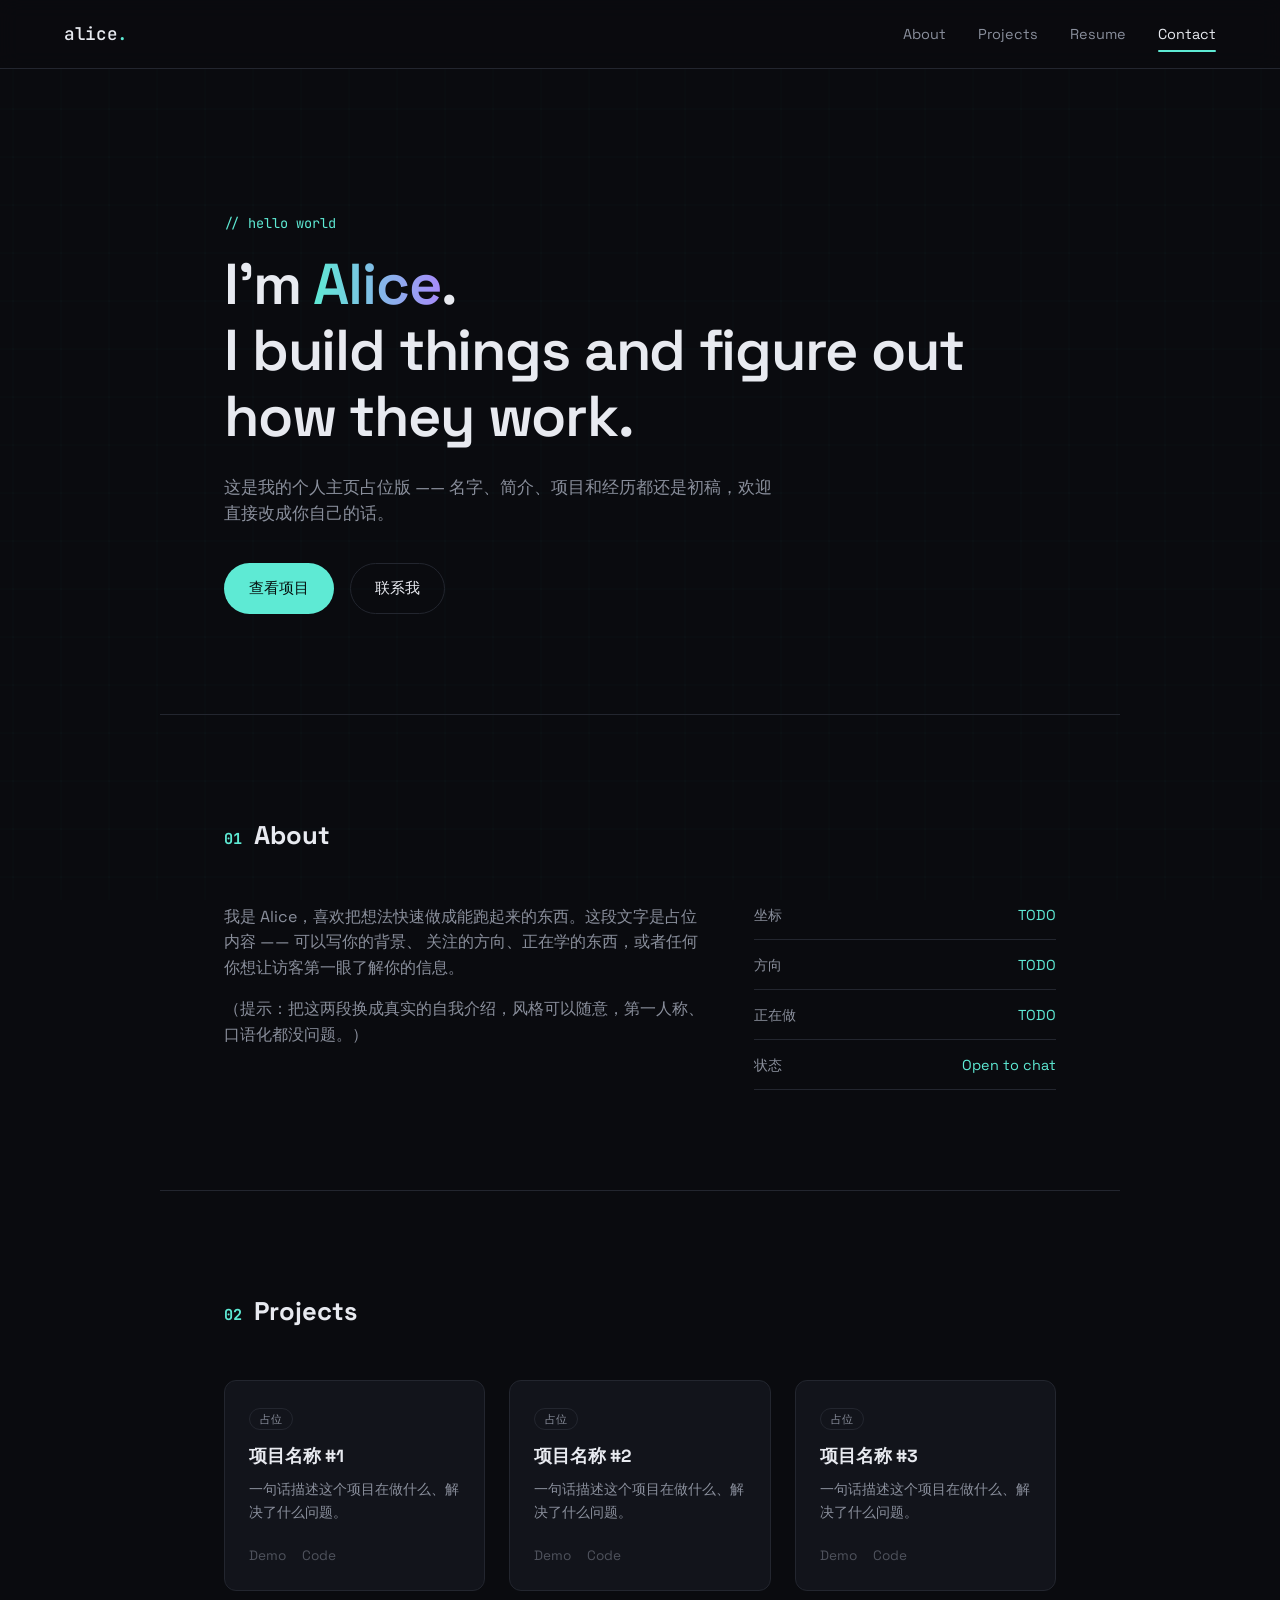
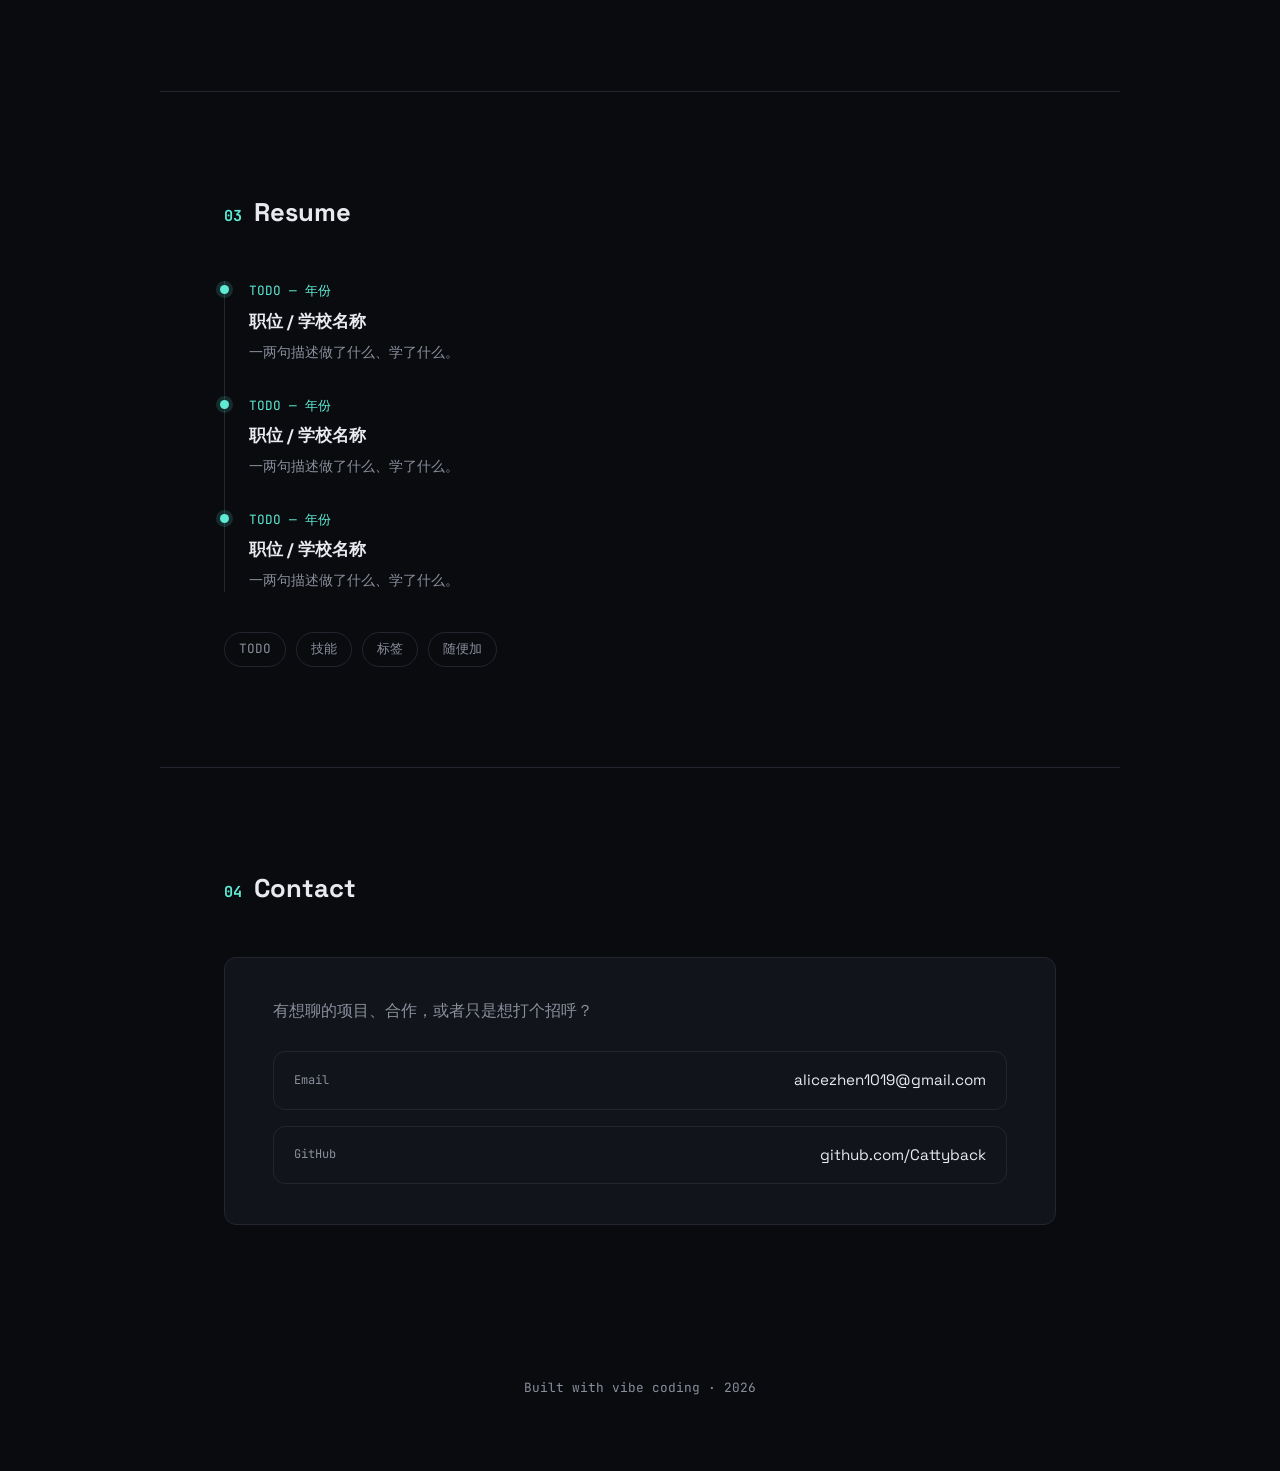
<file: personal-site/index.html>
<!DOCTYPE html>
<html lang="zh-CN">
<head>
<meta charset="UTF-8">
<meta name="viewport" content="width=device-width, initial-scale=1.0">
<title>Alice · Personal Site</title>
<meta name="description" content="Alice's personal website — about, projects, resume, contact.">
<link rel="preconnect" href="https://fonts.googleapis.com">
<link rel="preconnect" href="https://fonts.gstatic.com" crossorigin>
<link href="https://fonts.googleapis.com/css2?family=Space+Grotesk:wght@400;500;600;700&family=JetBrains+Mono:wght@400;500&display=swap" rel="stylesheet">
<link rel="stylesheet" href="styles.css">
</head>
<body>

<canvas id="bg-grid"></canvas>

<header class="nav" id="nav">
  <a href="#top" class="nav-brand">alice<span class="dot">.</span></a>
  <nav class="nav-links">
    <a href="#about" data-section="about">About</a>
    <a href="#projects" data-section="projects">Projects</a>
    <a href="#resume" data-section="resume">Resume</a>
    <a href="#contact" data-section="contact">Contact</a>
  </nav>
</header>

<main>

  <section id="top" class="hero">
    <p class="eyebrow">// hello world</p>
    <h1>I'm <span class="accent">Alice</span>.<br>I build things and figure out how they work.</h1>
    <p class="hero-sub">这是我的个人主页占位版 —— 名字、简介、项目和经历都还是初稿，欢迎直接改成你自己的话。</p>
    <div class="hero-cta">
      <a href="#projects" class="btn btn-primary">查看项目</a>
      <a href="#contact" class="btn btn-ghost">联系我</a>
    </div>
  </section>

  <section id="about" class="section">
    <h2 class="section-title"><span class="section-num">01</span> About</h2>
    <div class="about-grid">
      <div class="about-text">
        <p>
          我是 Alice，喜欢把想法快速做成能跑起来的东西。这段文字是占位内容 —— 可以写你的背景、
          关注的方向、正在学的东西，或者任何你想让访客第一眼了解你的信息。
        </p>
        <p>
          （提示：把这两段换成真实的自我介绍，风格可以随意，第一人称、口语化都没问题。）
        </p>
      </div>
      <ul class="about-facts">
        <li><span>坐标</span><em>TODO</em></li>
        <li><span>方向</span><em>TODO</em></li>
        <li><span>正在做</span><em>TODO</em></li>
        <li><span>状态</span><em>Open to chat</em></li>
      </ul>
    </div>
  </section>

  <section id="projects" class="section">
    <h2 class="section-title"><span class="section-num">02</span> Projects</h2>
    <div class="projects-grid">
      <article class="project-card placeholder">
        <div class="project-card-top">
          <span class="project-tag">占位</span>
        </div>
        <h3>项目名称 #1</h3>
        <p>一句话描述这个项目在做什么、解决了什么问题。</p>
        <div class="project-links">
          <a href="#" class="project-link disabled">Demo</a>
          <a href="#" class="project-link disabled">Code</a>
        </div>
      </article>
      <article class="project-card placeholder">
        <div class="project-card-top">
          <span class="project-tag">占位</span>
        </div>
        <h3>项目名称 #2</h3>
        <p>一句话描述这个项目在做什么、解决了什么问题。</p>
        <div class="project-links">
          <a href="#" class="project-link disabled">Demo</a>
          <a href="#" class="project-link disabled">Code</a>
        </div>
      </article>
      <article class="project-card placeholder">
        <div class="project-card-top">
          <span class="project-tag">占位</span>
        </div>
        <h3>项目名称 #3</h3>
        <p>一句话描述这个项目在做什么、解决了什么问题。</p>
        <div class="project-links">
          <a href="#" class="project-link disabled">Demo</a>
          <a href="#" class="project-link disabled">Code</a>
        </div>
      </article>
    </div>
  </section>

  <section id="resume" class="section">
    <h2 class="section-title"><span class="section-num">03</span> Resume</h2>
    <div class="timeline">
      <div class="timeline-item">
        <div class="timeline-dot"></div>
        <div class="timeline-content">
          <p class="timeline-date">TODO — 年份</p>
          <h3>职位 / 学校名称</h3>
          <p>一两句描述做了什么、学了什么。</p>
        </div>
      </div>
      <div class="timeline-item">
        <div class="timeline-dot"></div>
        <div class="timeline-content">
          <p class="timeline-date">TODO — 年份</p>
          <h3>职位 / 学校名称</h3>
          <p>一两句描述做了什么、学了什么。</p>
        </div>
      </div>
      <div class="timeline-item">
        <div class="timeline-dot"></div>
        <div class="timeline-content">
          <p class="timeline-date">TODO — 年份</p>
          <h3>职位 / 学校名称</h3>
          <p>一两句描述做了什么、学了什么。</p>
        </div>
      </div>
    </div>
    <div class="skills">
      <span class="skill-pill">TODO</span>
      <span class="skill-pill">技能</span>
      <span class="skill-pill">标签</span>
      <span class="skill-pill">随便加</span>
    </div>
  </section>

  <section id="contact" class="section">
    <h2 class="section-title"><span class="section-num">04</span> Contact</h2>
    <div class="contact-box">
      <p class="contact-lede">有想聊的项目、合作，或者只是想打个招呼？</p>
      <div class="contact-links">
        <a href="mailto:alicezhen1019@gmail.com" class="contact-link">
          <span class="contact-label">Email</span>
          <span class="contact-value">alicezhen1019@gmail.com</span>
        </a>
        <a href="https://github.com/Cattyback" target="_blank" rel="noopener" class="contact-link">
          <span class="contact-label">GitHub</span>
          <span class="contact-value">github.com/Cattyback</span>
        </a>
      </div>
    </div>
  </section>

</main>

<footer class="footer">
  <p>Built with vibe coding · <span id="year"></span></p>
</footer>

<script src="app.js"></script>
</body>
</html>
</file>
<file: personal-site/styles.css>
:root {
  --bg: #0a0b0f;
  --bg-elevated: #12141b;
  --border: #23262f;
  --text: #e8eaf0;
  --text-dim: #8a8f9c;
  --accent: #5eead4;
  --accent-2: #a78bfa;
  --radius: 12px;
  --max-width: 960px;
}

* { box-sizing: border-box; }

html { scroll-behavior: smooth; }

body {
  margin: 0;
  background: var(--bg);
  color: var(--text);
  font-family: 'Space Grotesk', 'Inter', system-ui, sans-serif;
  line-height: 1.6;
  -webkit-font-smoothing: antialiased;
}

#bg-grid {
  position: fixed;
  inset: 0;
  z-index: -1;
  opacity: 0.5;
}

a { color: inherit; text-decoration: none; }

/* Nav */
.nav {
  position: sticky;
  top: 0;
  z-index: 50;
  display: flex;
  justify-content: space-between;
  align-items: center;
  padding: 20px clamp(20px, 6vw, 64px);
  background: rgba(10, 11, 15, 0.7);
  backdrop-filter: blur(10px);
  border-bottom: 1px solid var(--border);
}

.nav-brand {
  font-family: 'JetBrains Mono', monospace;
  font-weight: 500;
  font-size: 1.1rem;
  letter-spacing: -0.02em;
}

.nav-brand .dot { color: var(--accent); }

.nav-links {
  display: flex;
  gap: clamp(16px, 3vw, 32px);
  font-size: 0.9rem;
}

.nav-links a {
  color: var(--text-dim);
  transition: color 0.2s ease;
  position: relative;
}

.nav-links a:hover,
.nav-links a.active {
  color: var(--text);
}

.nav-links a.active::after {
  content: '';
  position: absolute;
  left: 0;
  right: 0;
  bottom: -6px;
  height: 2px;
  background: var(--accent);
  border-radius: 2px;
}

/* Hero */
.hero {
  max-width: var(--max-width);
  margin: 0 auto;
  padding: clamp(80px, 16vh, 160px) clamp(20px, 6vw, 64px) 100px;
}

.eyebrow {
  font-family: 'JetBrains Mono', monospace;
  color: var(--accent);
  font-size: 0.85rem;
  margin: 0 0 16px;
}

.hero h1 {
  font-size: clamp(2.2rem, 6vw, 3.6rem);
  line-height: 1.15;
  margin: 0 0 24px;
  font-weight: 600;
  letter-spacing: -0.02em;
}

.accent {
  background: linear-gradient(90deg, var(--accent), var(--accent-2));
  -webkit-background-clip: text;
  background-clip: text;
  color: transparent;
}

.hero-sub {
  color: var(--text-dim);
  font-size: 1.05rem;
  max-width: 560px;
  margin: 0 0 36px;
}

.hero-cta { display: flex; gap: 16px; flex-wrap: wrap; }

.btn {
  padding: 12px 24px;
  border-radius: 999px;
  font-size: 0.95rem;
  font-weight: 500;
  transition: all 0.2s ease;
  border: 1px solid transparent;
}

.btn-primary {
  background: var(--accent);
  color: #06110f;
}

.btn-primary:hover { transform: translateY(-2px); box-shadow: 0 8px 24px rgba(94, 234, 212, 0.25); }

.btn-ghost {
  border-color: var(--border);
  color: var(--text);
}

.btn-ghost:hover { border-color: var(--accent); color: var(--accent); }

/* Sections */
.section {
  max-width: var(--max-width);
  margin: 0 auto;
  padding: 100px clamp(20px, 6vw, 64px);
  border-top: 1px solid var(--border);
}

.section-title {
  font-size: 1.6rem;
  margin: 0 0 48px;
  display: flex;
  align-items: baseline;
  gap: 12px;
}

.section-num {
  font-family: 'JetBrains Mono', monospace;
  color: var(--accent);
  font-size: 0.95rem;
}

/* About */
.about-grid {
  display: grid;
  grid-template-columns: 1.6fr 1fr;
  gap: 48px;
}

.about-text p {
  color: var(--text-dim);
  margin: 0 0 16px;
}

.about-facts {
  list-style: none;
  margin: 0;
  padding: 0;
  display: flex;
  flex-direction: column;
  gap: 14px;
}

.about-facts li {
  display: flex;
  justify-content: space-between;
  padding-bottom: 12px;
  border-bottom: 1px solid var(--border);
  font-size: 0.9rem;
}

.about-facts span { color: var(--text-dim); }
.about-facts em { font-style: normal; color: var(--accent); }

/* Projects */
.projects-grid {
  display: grid;
  grid-template-columns: repeat(auto-fit, minmax(240px, 1fr));
  gap: 24px;
}

.project-card {
  background: var(--bg-elevated);
  border: 1px solid var(--border);
  border-radius: var(--radius);
  padding: 24px;
  transition: transform 0.2s ease, border-color 0.2s ease;
}

.project-card:hover {
  transform: translateY(-4px);
  border-color: var(--accent);
}

.project-card-top { margin-bottom: 12px; }

.project-tag {
  font-family: 'JetBrains Mono', monospace;
  font-size: 0.7rem;
  color: var(--text-dim);
  border: 1px solid var(--border);
  border-radius: 999px;
  padding: 3px 10px;
}

.project-card h3 { margin: 0 0 8px; font-size: 1.1rem; }

.project-card p {
  color: var(--text-dim);
  font-size: 0.9rem;
  margin: 0 0 20px;
}

.project-links { display: flex; gap: 16px; font-size: 0.85rem; }

.project-link.disabled {
  color: var(--text-dim);
  opacity: 0.5;
  cursor: default;
}

/* Resume */
.timeline {
  display: flex;
  flex-direction: column;
  gap: 32px;
  position: relative;
  padding-left: 24px;
  border-left: 1px solid var(--border);
}

.timeline-item { position: relative; }

.timeline-dot {
  position: absolute;
  left: -29px;
  top: 4px;
  width: 9px;
  height: 9px;
  border-radius: 50%;
  background: var(--accent);
  box-shadow: 0 0 0 4px rgba(94, 234, 212, 0.15);
}

.timeline-date {
  font-family: 'JetBrains Mono', monospace;
  color: var(--accent);
  font-size: 0.8rem;
  margin: 0 0 6px;
}

.timeline-content h3 { margin: 0 0 6px; font-size: 1.05rem; }
.timeline-content p:last-child { color: var(--text-dim); margin: 0; font-size: 0.9rem; }

.skills {
  display: flex;
  flex-wrap: wrap;
  gap: 10px;
  margin-top: 40px;
}

.skill-pill {
  font-family: 'JetBrains Mono', monospace;
  font-size: 0.8rem;
  padding: 6px 14px;
  border-radius: 999px;
  border: 1px solid var(--border);
  color: var(--text-dim);
}

/* Contact */
.contact-box {
  background: var(--bg-elevated);
  border: 1px solid var(--border);
  border-radius: var(--radius);
  padding: 40px clamp(24px, 5vw, 48px);
}

.contact-lede { color: var(--text-dim); margin: 0 0 28px; font-size: 1rem; }

.contact-links {
  display: flex;
  flex-direction: column;
  gap: 16px;
}

.contact-link {
  display: flex;
  justify-content: space-between;
  align-items: center;
  padding: 16px 20px;
  border: 1px solid var(--border);
  border-radius: var(--radius);
  transition: border-color 0.2s ease, transform 0.2s ease;
}

.contact-link:hover {
  border-color: var(--accent);
  transform: translateX(4px);
}

.contact-label {
  font-family: 'JetBrains Mono', monospace;
  font-size: 0.75rem;
  color: var(--text-dim);
}

.contact-value { font-size: 0.95rem; }

/* Footer */
.footer {
  text-align: center;
  padding: 40px 20px 60px;
  color: var(--text-dim);
  font-size: 0.8rem;
  font-family: 'JetBrains Mono', monospace;
}

@media (max-width: 640px) {
  .nav-links { gap: 14px; font-size: 0.8rem; }
  .about-grid { grid-template-columns: 1fr; }
}
</file>
